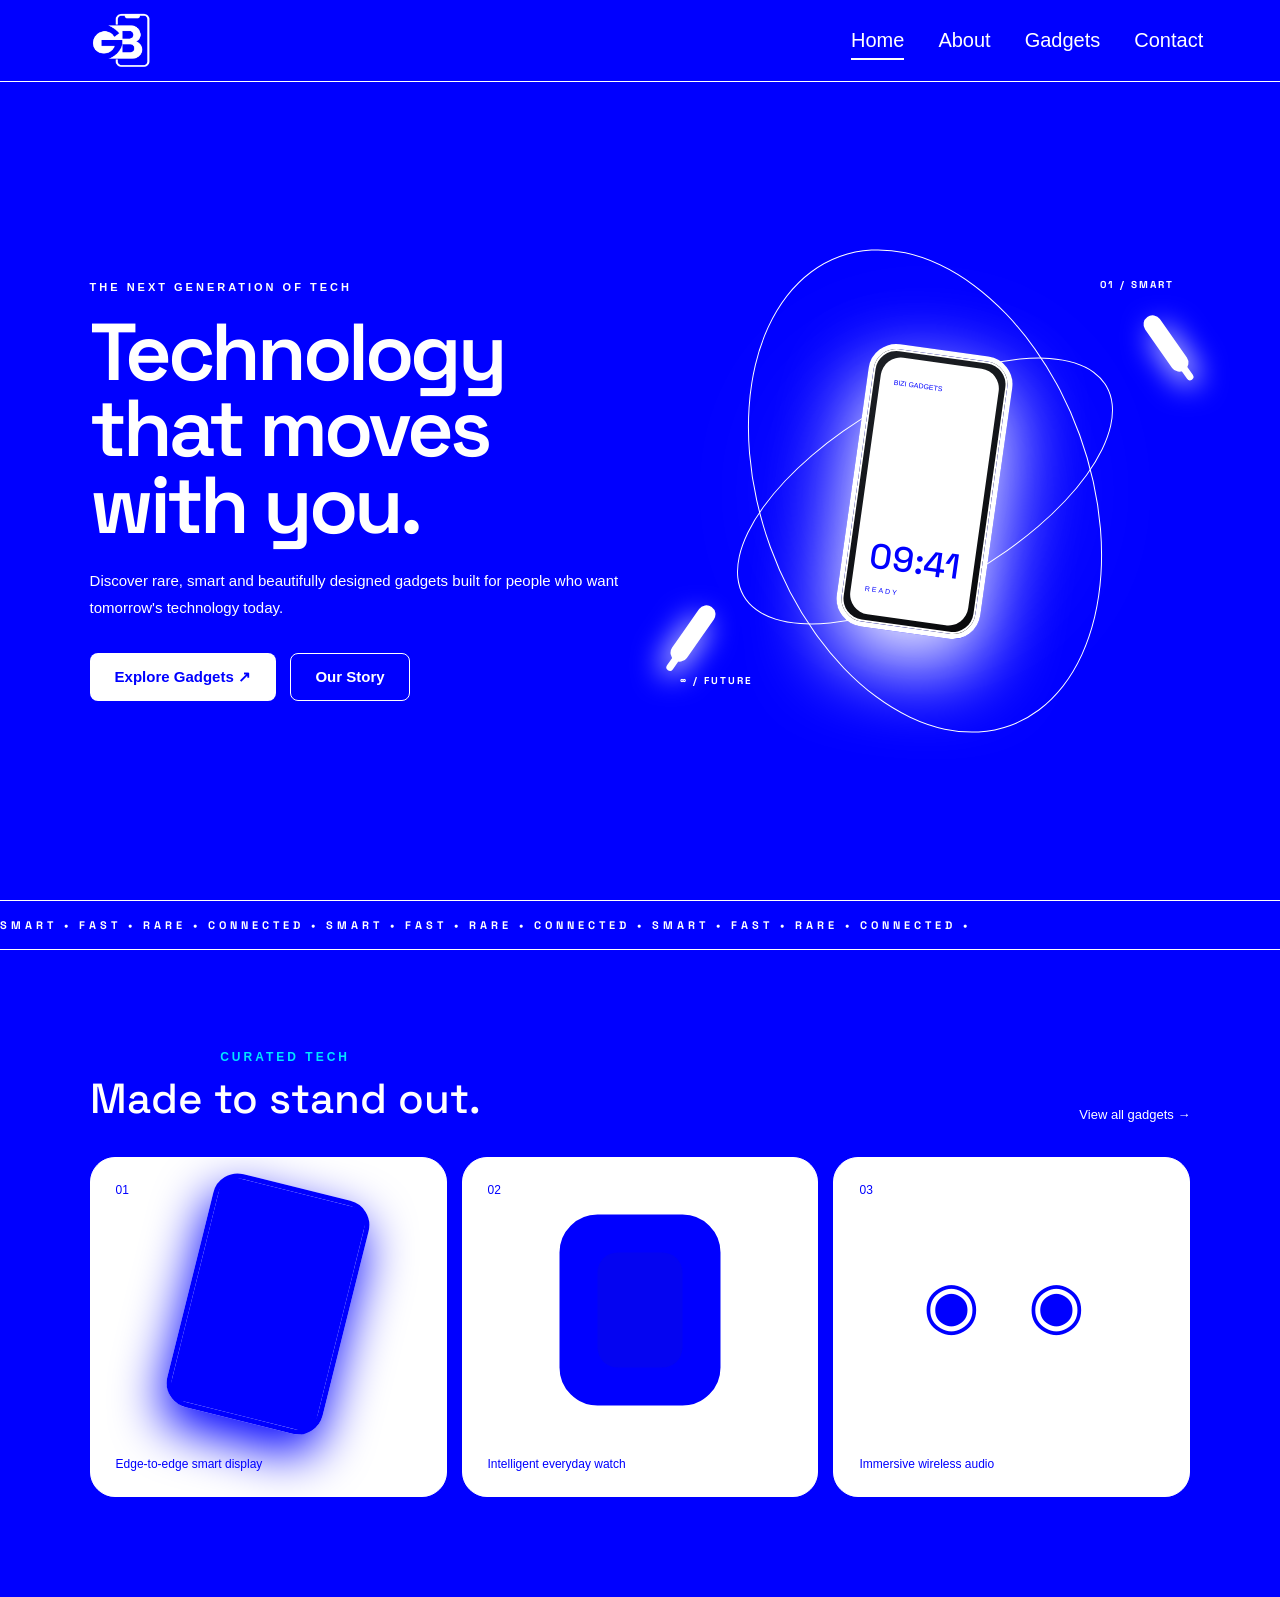
<file: index.html>
<!DOCTYPE html>
<html lang="en">
<head>
    <meta charset="UTF-8">
    <meta name="viewport" content="width=device-width, initial-scale=1.0">

    <title>BIZI | Future Gadgets</title>

    <link rel="stylesheet" href="css/global.css">
    <link rel="stylesheet" href="css/home.css">
</head>

<body>

    <!-- PAGE LOADER -->
    <div class="page-loader">
        <span></span>
    </div>

    <!-- NAVBAR -->
    <header class="navbar">

    <a href="index.html" class="logo">
        <img src="images/logo.png" alt="My Logo">
    </a>

    <button class="menu-btn" id="menuBtn" type="button">
        ☰
    </button>

    <nav class="nav-links" id="navLinks">
        <a href="index.html" class="active">Home</a>
        <a href="about.html">About</a>
        <a href="gadgets.html">Gadgets</a>
        <a href="contact.html">Contact</a>
    </nav>

</header>


    <!-- HERO -->
    <main>

        <section class="hero">

            <div class="hero-content">

                <p class="eyebrow">
                    THE NEXT GENERATION OF TECH
                </p>

                <h1>
                    Technology that
                    <span>moves with you.</span>
                </h1>

                <p class="hero-description">
                    Discover rare, smart and beautifully designed
                    gadgets built for people who want tomorrow's
                    technology today.
                </p>

                <div class="hero-buttons">

                    <a href="gadgets.html" class="btn primary">
                        Explore Gadgets ↗
                    </a>

                    <a href="about.html" class="btn secondary">
                        Our Story
                    </a>

                </div>

            </div>


            <!-- FLOATING GADGET -->
            <div class="hero-gadget">

                <div class="orbit orbit-one"></div>
                <div class="orbit orbit-two"></div>

                <div class="glow"></div>

                <div class="phone">

                    <div class="phone-screen">

                        <small>BIZI GADGETS</small>

                        <strong>09:41</strong>

                        <span>READY</span>

                    </div>

                </div>

                <div class="earbud earbud-left"></div>
                <div class="earbud earbud-right"></div>

                <div class="floating-label label-one">
                    01 / SMART
                </div>

                <div class="floating-label label-two">
                    ∞ / FUTURE
                </div>

            </div>

        </section>


        <!-- MOVING TEXT -->
        <section class="ticker">

            <div>
                SMART • FAST • RARE • CONNECTED •
                SMART • FAST • RARE • CONNECTED •
                SMART • FAST • RARE • CONNECTED •
            </div>

        </section>


        <!-- FEATURED -->
        <section class="featured">

            <div class="section-heading">

                <div>
                    <p class="eyebrow">
                        CURATED TECH
                    </p>

                    <h2>
                        Made to stand out.
                    </h2>
                </div>

                <a href="gadgets.html">
                    View all gadgets →
                </a>

            </div>


            <div class="feature-grid">

                <article class="feature-card phone-card">

                    <span>01</span>

                    <div>
                        <h3>Bizi X1</h3>
                        <p>Edge-to-edge smart display</p>
                    </div>

                </article>


                <article class="feature-card watch-card">

                    <span>02</span>

                    <div>
                        <h3>Pulse One</h3>
                        <p>Intelligent everyday watch</p>
                    </div>

                </article>


                <article class="feature-card buds-card">

                    <span>03</span>

                    <div>
                        <h3>Air Nova</h3>
                        <p>Immersive wireless audio</p>
                    </div>

                </article>

            </div>

        </section>

    </main>


    <script src="js/main.js"></script>

</body>
</html>
</file>
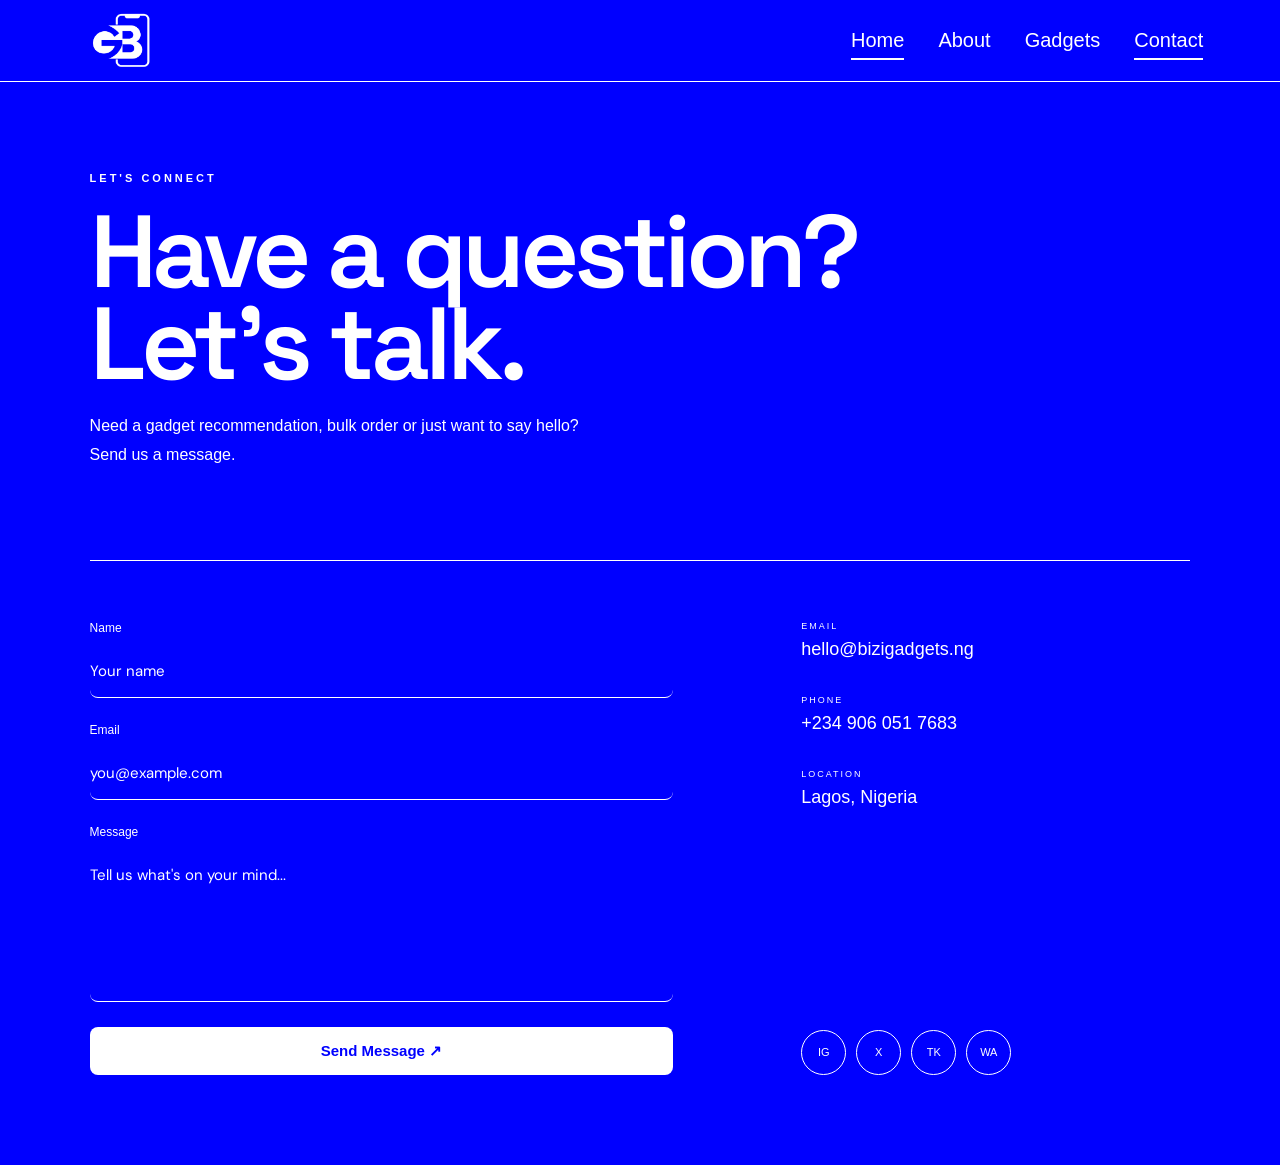
<file: contact.html>
<!DOCTYPE html>
<html lang="en">

<head>

    <meta charset="UTF-8">
    <meta name="viewport" content="width=device-width, initial-scale=1.0">

    <title>Contact | BIZI</title>

    <link rel="stylesheet" href="css/global.css">
    <link rel="stylesheet" href="css/contact.css">

</head>

<body>

    <div class="page-loader">
        <span></span>
    </div>


    <!-- NAVBAR -->

    <header class="navbar">

    <a href="index.html" class="logo">
        <img src="images/logo.png" alt="My Logo">
    </a>

    <button class="menu-btn" id="menuBtn" type="button">
        ☰
    </button>

    <nav class="nav-links" id="navLinks">
        <a href="index.html" class="active">Home</a>
        <a href="about.html">About</a>
        <a href="gadgets.html">Gadgets</a>
        <a href="contact.html">Contact</a>
    </nav>

</header>


    <main class="contact-page">

        <section class="contact-intro">

            <p class="eyebrow">
                LET'S CONNECT
            </p>

            <h1>
                Have a question?
                <br>
                <span>Let's talk.</span>
            </h1>

            <p>
                Need a gadget recommendation, bulk order
                or just want to say hello?
                Send us a message.
            </p>

        </section>


        <section class="contact-grid">


            <form id="whatsappForm">

    <label>
        Name
        <input
            type="text"
            id="waName"
            placeholder="Your name"
            required
        >
    </label>

    <label>
        Email
        <input
            type="email"
            id="waEmail"
            placeholder="you@example.com"
            required
        >
    </label>

    <label>
        Message
        <textarea
            id="waMessage"
            rows="6"
            placeholder="Tell us what's on your mind..."
            required
        ></textarea>
    </label>

    <button
        type="submit"
        class="btn primary"
    >
        Send Message ↗
    </button>

</form>


            <!-- CONTACT INFORMATION -->

            <div class="contact-info">

                <div>

                    <span>
                        EMAIL
                    </span>

                    <a href="mailto:hello@nova.ng">
                        hello@bizigadgets.ng
                    </a>

                </div>


                <div>

                    <span>
                        PHONE
                    </span>

                    <a href="tel:+2348000000000">
                        +234 906 051 7683
                    </a>

                </div>


                <div>

                    <span>
                        LOCATION
                    </span>

                    <p>
                        Lagos, Nigeria
                    </p>

                </div>


                <div class="socials">

                    <a href="https://www.instagram.com/bizibouywrld?stkn=MWxxeWU3cjI2bThmYw%3D%3D&utm_source=qr">IG</a>
                    <a href="https://x.com/bizibouy3g?s=11">X</a>
                    <a href="https://www.tiktok.com/@bizi.gadget?_r=1&_t=ZS-9ANvoZBuudp">TK</a>
                    <a href="https://wa.link/1o69u9">WA</a>

                </div>

            </div>

        </section>

    </main>


    <!-- <script src="js/main.js"></script> -->
     <script>

document.getElementById("whatsappForm").addEventListener("submit", function(event) {

    event.preventDefault();

    const name = document.getElementById("waName").value;
    const email = document.getElementById("waEmail").value;
    const message = document.getElementById("waMessage").value;

    const phone = "2349060517683";

    const text =
        "Hello BIZI " 
        "I would like to make an enquiry.%0A%0A" +
        "Name: " + encodeURIComponent(name) + "%0A" +
        "Email: " + encodeURIComponent(email) + "%0A%0A" +
        "Message:%0A" + encodeURIComponent(message);

    const whatsapp = "https://wa.me/" + phone + "?text=" + text;

    window.location.href = whatsapp;

});

</script>

 <script src="js/main.js"></script>

</body>
</html>

</body>
</html>
</file>
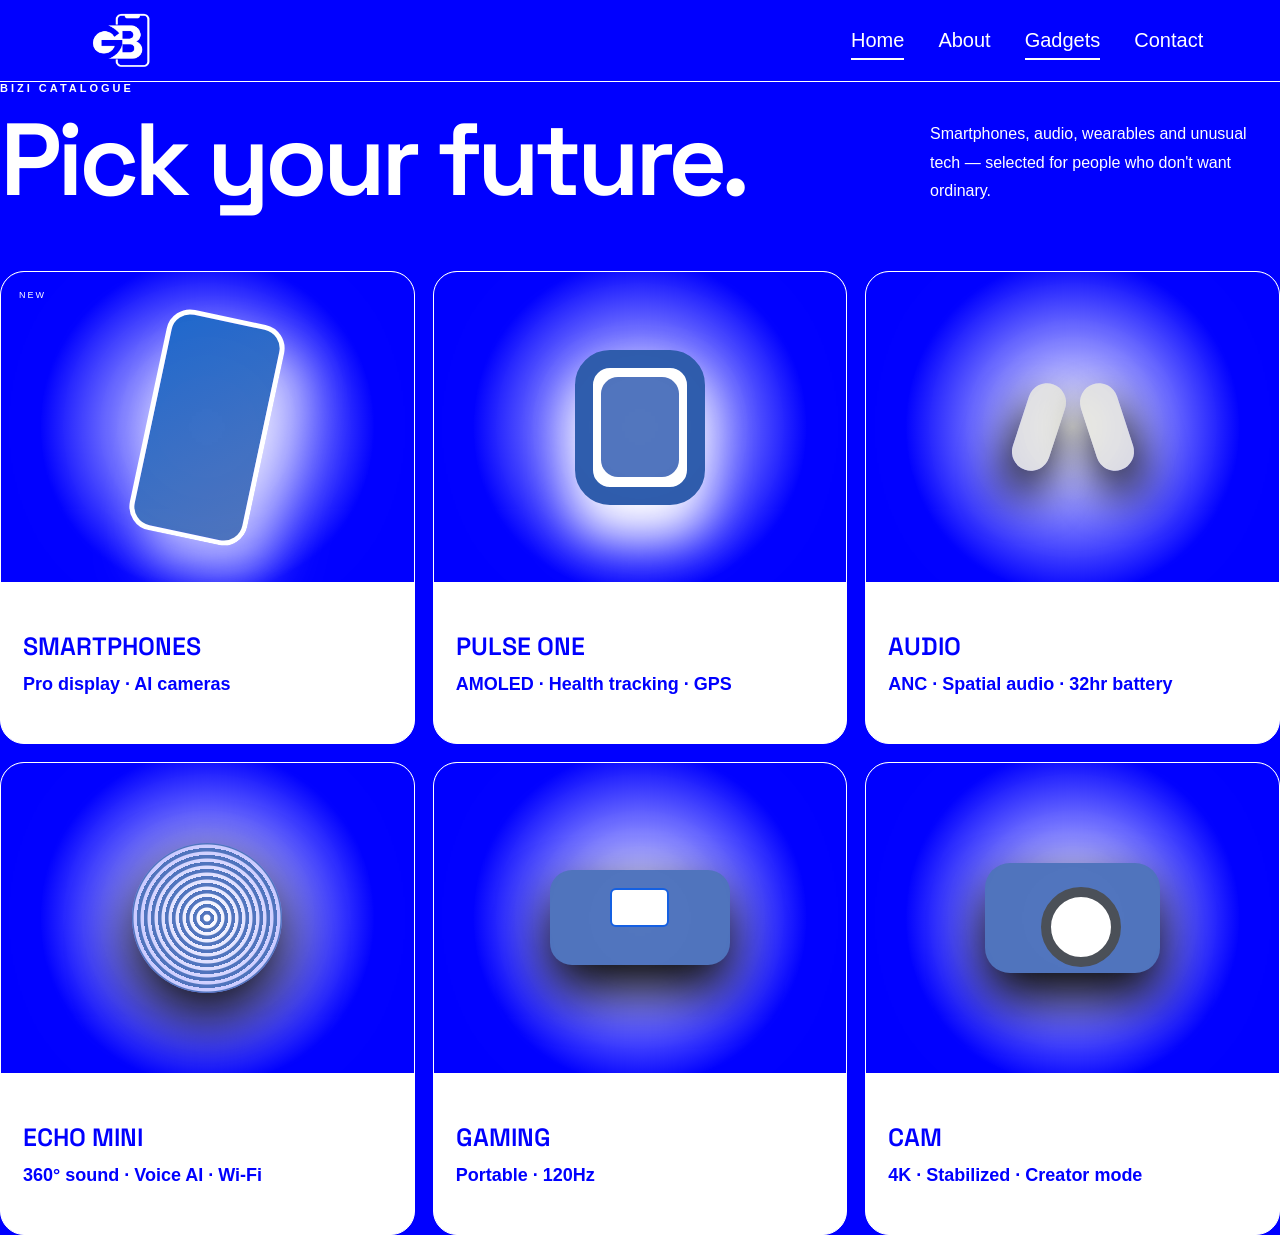
<file: gadgets.html>
<!DOCTYPE html>
<html lang="en">

<head>

    <meta charset="UTF-8">
    <meta name="viewport" content="width=device-width, initial-scale=1.0">

    <title>Gadgets | BIZI</title>

    <link rel="stylesheet" href="css/global.css">
    <link rel="stylesheet" href="css/gadgets.css">

</head>

<body>

    <div class="page-loader">
        <span></span>
    </div>


    <!-- NAVBAR -->

   <header class="navbar">

    <a href="index.html" class="logo">
        <img src="images/logo.png" alt="My Logo">
    </a>

    <button class="menu-btn" id="menuBtn" type="button">
        ☰
    </button>

    <nav class="nav-links" id="navLinks">
        <a href="index.html" class="active">Home</a>
        <a href="about.html">About</a>
        <a href="gadgets.html">Gadgets</a>
        <a href="contact.html">Contact</a>
    </nav>

</header>


    <main class="gadgets-page">

        <!-- HEADER -->

        <section class="catalog-header">

            <div>

                <p class="eyebrow">
                    BIZI CATALOGUE
                </p>

                <h1>
                    Pick your
                    <span>future.</span>
                </h1>

            </div>

            <p>
                Smartphones, audio, wearables and unusual
                tech — selected for people who don't want
                ordinary.
            </p>

        </section>


        <!-- PRODUCTS -->

        <section class="products">


            <!-- PRODUCT 1 -->

            <article class="product-card">

                <div class="product-image phone-product">

                    <span>NEW</span>

                    <div class="mini-phone"></div>

                </div>

                <div class="product-info">

                    <small>
                        SMARTPHONE
                    </small>

                    <h2>
                        SMARTPHONES
                    </h2>


                    <p>
                        Pro display · AI cameras
                    </p>

                    <!-- <strong>
                        ₦485,000
                    </strong> -->

                </div>

            </article>


            <!-- PRODUCT 2 -->

            <article class="product-card">

                <div class="product-image watch-product">

                    <div class="watch"></div>

                </div>

                <div class="product-info">

                    <small>
                        WEARABLE
                    </small>

                    <h2>
                        PULSE ONE
                    </h2>

                    <p>
                        AMOLED · Health tracking · GPS
                    </p>

                    <!-- <strong>
                        ₦175,000
                    </strong> -->

                </div>

            </article>


            <!-- PRODUCT 3 -->

            <article class="product-card">

                <div class="product-image buds-product">

                    <div class="buds">
                        <i></i>
                        <i></i>
                    </div>

                </div>

                <div class="product-info">

                    <small>
                        AUDIO
                    </small>

                    <h2>
                        AUDIO
                    </h2>

                    <p>
                        ANC · Spatial audio · 32hr battery
                    </p>

                    <!-- <strong>
                        ₦95,000
                    </strong> -->

                </div>

            </article>


            <!-- PRODUCT 4 -->

            <article class="product-card">

                <div class="product-image speaker-product">

                    <div class="speaker"></div>

                </div>

                <div class="product-info">

                    <small>
                        SMART HOME
                    </small>

                    <h2>
                        ECHO MINI
                    </h2>

                    <p>
                        360° sound · Voice AI · Wi-Fi
                    </p>

                    <!-- <strong>
                        ₦75,000
                    </strong> -->

                </div>

            </article>


            <!-- PRODUCT 5 -->

            <article class="product-card">

                <div class="product-image console-product">

                    <div class="console"></div>

                </div>

                <div class="product-info">

                    <small>
                        GAMING
                    </small>

                    <h2>
                        GAMING
                    </h2>

                    <p>
                        Portable · 120Hz 
                    </p>

                    <!-- <strong>
                        ₦320,000
                    </strong> -->

                </div>

            </article>


            <!-- PRODUCT 6 -->

            <article class="product-card">

                <div class="product-image camera-product">

                    <div class="camera"></div>

                </div>

                <div class="product-info">

                    <small>
                        CREATOR
                    </small>

                    <h2>
                        CAM
                    </h2>

                    <p>
                        4K · Stabilized · Creator mode
                    </p>

                    <!-- <strong>
                        ₦210,000
                    </strong> -->

                </div>

            </article>


        </section>

    </main>


    <script src="js/main.js"></script>

</body>
</html>
</file>
<file: css/global.css>
@import url('https://fonts.googleapis.com/css2?family=DM+Sans:wght@400;500;700&family=Space+Grotesk:wght@400;500;600;700&display=swap');

:root {
    --bg: blue;
    --panel: white;
    --text: white;
    --muted: #144ed5;
    --line: white;
    --accent: white;
}

* {
    margin: 0;
    padding: 0;
    box-sizing: border-box;
}

html {
    scroll-behavior: smooth;
}

body {
    background: var(--bg);
    color: var(--text);
    font-family: "DM Sans", sans-serif;
    overflow-x: hidden;
    transition: opacity 0.3s ease, transform 0.3s ease;
}

body.leaving {
    opacity: 0;
    transform: translateY(10px);
}

a {
    text-decoration: none;
    color: inherit;
}


/* =========================
   NAVBAR
========================= */

.navbar {
    height: 82px;
    padding: 0 6vw;

    display: flex;
    align-items: center;
    justify-content: space-between;

    border-bottom: 1px solid var(--line);

    position: sticky;
    z-index: 100;

    background: blue;

    backdrop-filter: blur(18px);
}

.logo {
    font-family: "Space Grotesk", sans-serif;
    font-size: 21px;
    font-weight: 700;
    letter-spacing: 2px;
    color: #0442fb;
}
.logo img{
    width: 100%;
    height: 60px;
    object-fit: contain;
    display: block;
    filter: brightness(0)invert(1);
}

.logo span {
    width: 31px;
    height: 31px;

    display: inline-grid;
    place-items: center;

    border: 1px solid #0400ee;
    border-radius: 50%;

    color: #0400ee;

    margin-right: 7px;
}

.navbar nav {
    display: flex;
    gap: 34px;
}

.navbar nav a {
    color: white;
    font-size: 20px;

    transition: 0.3s ease;
}

.navbar nav a:hover,
.navbar nav a.active {
    color: white;
}


/* MOBILE MENU */

.menu-btn {
    display: none;

    background: transparent;
    border: none;

    color: white;
    font-size: 25px;

    cursor: pointer;
}


/* =========================
   TEXT
========================= */

.eyebrow {
    color: white;

    font-size: 11px;

    font-weight: 700;

    letter-spacing: 3px;
}

h1,
h2,
h3 {
    font-family: "Space Grotesk", sans-serif;
}

em,
.hero h1 span,
.about-hero h1 span,
.about-text h2 span,
.catalog-header h1 span,
.contact-intro h1 span {
    font-style: normal;
    color: white;
}


/* =========================
   BUTTONS
========================= */

.btn {
    display: inline-flex;

    align-items: center;
    justify-content: center;

    padding: 15px 23px;

    border-radius: 50px;

    font-size: 13px;

    font-weight: 700;

    transition: 0.35s ease;

    border: 1px solid transparent;
}

.btn.primary {
    background: white;
    color:  blue;
}

.btn.primary:hover {
    transform: translateY(-4px);

    box-shadow:
        0 12px 35px white;
}

.btn.secondary {
    border-color: white;
}

.btn.secondary:hover {
    border-color: white;
    color: white;
}


/* =========================
   PAGE LOADER
========================= */

.page-loader {
    position: fixed;

    inset: 0;

    background: blue;

    z-index: 9999;

    display: grid;
    place-items: center;

    animation: loader 1.1s ease forwards;
}

.page-loader span {
    width: 38px;
    height: 38px;

    border: 2px solid blue;

    border-top-color: var(--accent);

    border-radius: 50%;

    animation: spin 0.7s linear infinite;
}

@keyframes spin {
    to {
        transform: rotate(360deg);
    }
}

@keyframes loader {

    0%,
    65% {
        opacity: 1;
        visibility: visible;
    }

    100% {
        opacity: 0;
        visibility: hidden;
        pointer-events: none;
    }
}


/* =========================
   MOBILE NAV
========================= */

@media (max-width: 900px) {

    .navbar {
        padding: 0 5vw;
    }

    .menu-btn {
        display: block;
    }

    .navbar nav {
        position: sticky;

        top: 82px;
        left: 0;
        right: 0;

        display: none;

        flex-direction: column;

        gap: 0;

        padding: 15px 5vw;

        background: rgba(3, 3, 252, 0.98);

        backdrop-filter: blur(20px);

        border-bottom: 1px solid var(--line);
    }

    .navbar nav.open {
        display: flex;
    }

    .navbar nav a {
        padding: 17px 0;

        border-bottom: 1px solid var(--line);
    }
}


/* =========================
   SMALL MOBILE
========================= */

@media (max-width: 560px) {

    .navbar {
        height: 72px;
    }

    .navbar nav {
        top: 72px;
    }

    .btn {
        padding: 14px 19px;
    }
}
/* =====================================================
   GADGETHUB — GLOBAL CSS
   Fully Responsive: Mobile • Tablet • Laptop • Desktop
   ===================================================== */


/* =========================
   RESET
========================= */

* {
    margin: 0;
    padding: 0;
    box-sizing: border-box;
}

html {
    scroll-behavior: smooth;
    font-size: 16px;
}

body {
    width: 100%;
    min-height: 100vh;

    font-family:
        Arial,
        Helvetica,
        sans-serif;

    background: blue;
    color: #ffffff;

    overflow-x: hidden;

    animation: pageEnter 0.6s ease both;
}


/* Prevent oversized elements */

img,
video,
iframe {
    max-width: 100%;
    height: auto;
    display: block;
}


/* Links */

a {
    color: inherit;
    text-decoration: none;
}


/* Buttons */

button,
input,
textarea,
select {
    font: inherit;
}


/* =========================
   PAGE TRANSITION
========================= */

@keyframes pageEnter {

    from {
        opacity: 0;
        transform: translateY(12px);
    }

    to {
        opacity: 1;
        transform: translateY(0);
    }

}


/* =========================
   CONTAINER
========================= */

.container {
    width: min(90%, 1200px);
    margin-inline: auto;
}


/* =========================
   NAVBAR
========================= */

.navbar {
    width: 100%;
    min-height: 80px;

    padding-inline: clamp(20px, 6vw, 90px);

    display: flex;
    align-items: center;
    justify-content: space-between;

    position: sticky;
    top: 0;
    z-index: 9999;

    background: blue;

    backdrop-filter: blur(18px);
    -webkit-backdrop-filter: blur(18px);

    border-bottom: 1px solid white;
}


/* LOGO */

.logo {
    flex-shrink: 0;

    font-size: clamp(21px, 2vw, 27px);

    font-weight: 800;

    letter-spacing: -1px;

    white-space: nowrap;
}

.logo span {
    color: #ffffff;
}


/* NAVIGATION */

nav {
    display: flex;
    align-items: center;
    justify-content: center;

    gap: clamp(18px, 3vw, 38px);
}

nav a {
    position: relative;

    color: #999;

    font-size: 15px;
    font-weight: 500;

    padding: 8px 0;

    transition:
        color 0.3s ease,
        transform 0.3s ease;
}

nav a::after {
    content: "";

    position: absolute;

    left: 0;
    bottom: 0;

    width: 0;
    height: 2px;

    background: #feffff;

    transition: width 0.3s ease;
}

nav a:hover,
nav a.active {
    color: #fcffff;
}

nav a:hover::after,
nav a.active::after {
    width: 100%;
}


/* MOBILE MENU BUTTON */

.menu-btn {
    display: block;

    width: 42px;
    height: 42px;

    border: 1px solid #292929;
    border-radius: 8px;

    background: blue;

    color: white;

    cursor: pointer;

    font-size: 23px;

    align-items: center;
    justify-content: center;
}


/* =========================
   MAIN
========================= */

main {
    width: 100%;
    min-height: 70vh;
}


/* =========================
   PAGE HEADER
========================= */

.page-header {
    width: min(90%, 850px);

    margin-inline: auto;

    text-align: center;

    padding:
        clamp(70px, 10vw, 120px)
        0
        clamp(50px, 7vw, 80px);
}

.page-header h1 {
    font-size: clamp(38px, 7vw, 75px);

    line-height: 1.05;

    letter-spacing: -2px;

    margin-bottom: 20px;
}

.page-header p {
    color: #999;

    font-size: clamp(14px, 2vw, 17px);

    line-height: 1.8;
}

.page-header p:first-child {
    color: #00e5ff;

    font-size: 12px;

    font-weight: 700;

    letter-spacing: 3px;

    margin-bottom: 18px;
}


/* =========================
   SECTION
========================= */

section {
    width: 100%;
}

.section-heading {
    text-align: center;

    margin-bottom: clamp(30px, 5vw, 50px);
}

.section-heading p {
    color: #00e5ff;

    font-size: 12px;

    font-weight: 700;

    letter-spacing: 3px;

    margin-bottom: 12px;
}

.section-heading h2 {
    font-size: clamp(30px, 5vw, 48px);

    line-height: 1.1;
}


/* =========================
   BUTTONS
========================= */

.btn {
    display: inline-flex;

    align-items: center;
    justify-content: center;

    min-height: 48px;

    padding: 13px 24px;

    border-radius: 8px;

    font-size: 15px;

    font-weight: 700;

    border: 1px solid transparent;

    cursor: pointer;

    transition:
        transform 0.3s ease,
        box-shadow 0.3s ease,
        background 0.3s ease;
}

.btn:hover {
    transform: translateY(-3px);
}

.primary-btn {
    background: #00e5ff;
    color: #000;
}

.primary-btn:hover {
    box-shadow:
        0 10px 30px rgba(0, 229, 255, 0.25);
}

.secondary-btn {
    background: transparent;

    border-color: #333;

    color: #fff;
}

.secondary-btn:hover {
    background: #151515;
}


/* =========================
   GRIDS
========================= */

.product-grid {
    width: 100%;

    display: grid;

    grid-template-columns:
        repeat(3, minmax(0, 1fr));

    gap: clamp(16px, 2.5vw, 28px);
}


.category-grid {
    width: 100%;

    display: grid;

    grid-template-columns:
        repeat(4, minmax(0, 1fr));

    gap: clamp(15px, 2vw, 25px);
}


/* =========================
   PRODUCT CARD
========================= */

.product-card {
    width: 100%;

    min-width: 0;

    background: #111;

    border: 1px solid #222;

    border-radius: 16px;

    overflow: hidden;

    transition:
        transform 0.35s ease,
        border-color 0.35s ease,
        box-shadow 0.35s ease;
}

.product-card:hover {
    transform: translateY(-7px);

    border-color: #00e5ff;

    box-shadow:
        0 15px 45px rgba(0, 229, 255, 0.08);
}


/* PRODUCT IMAGE */

.product-image {
    width: 100%;

    min-height: 220px;

    aspect-ratio: 1 / 0.8;

    display: flex;

    align-items: center;
    justify-content: center;

    background: #151515;

    font-size: clamp(55px, 8vw, 90px);

    overflow: hidden;
}

.product-image img {
    width: 100%;
    height: 100%;

    object-fit: cover;

    transition: transform 0.4s ease;
}

.product-card:hover .product-image img {
    transform: scale(1.05);
}


/* PRODUCT INFO */

.product-info {
    padding: clamp(18px, 3vw, 26px);
}

.product-info h3 {
    font-size: clamp(17px, 2vw, 21px);

    margin-bottom: 8px;
}

.product-info p {
    color: #888;

    font-size: 14px;

    line-height: 1.6;

    margin-bottom: 15px;
}

.product-info strong {
    color: #00e5ff;

    font-size: 17px;
}


/* =========================
   CATEGORY CARD
========================= */

.category-card {
    width: 100%;

    padding: clamp(20px, 3vw, 30px);

    background: #111;

    border: 1px solid #222;

    border-radius: 15px;

    transition:
        transform 0.3s ease,
        border-color 0.3s ease;
}

.category-card:hover {
    transform: translateY(-6px);

    border-color: #00e5ff;
}

.category-icon {
    font-size: clamp(35px, 5vw, 48px);

    margin-bottom: 20px;
}

.category-card h3 {
    margin-bottom: 8px;

    font-size: 18px;
}

.category-card p {
    color: #777;

    font-size: 14px;

    line-height: 1.6;
}


/* =========================
   FORMS
========================= */

input,
textarea,
select {
    width: 100%;

    min-width: 0;

    padding: 14px 16px;

    background: #090909;

    border: 1px solid #292929;

    border-radius: 8px;

    color: white;

    outline: none;

    transition:
        border-color 0.3s ease,
        box-shadow 0.3s ease;
}

input:focus,
textarea:focus,
select:focus {
    border-color: #00e5ff;

    box-shadow:
        0 0 0 3px rgba(0, 229, 255, 0.08);
}

textarea {
    resize: vertical;

    min-height: 140px;
}


/* =========================
   FOOTER
========================= */

footer {
    width: 100%;

    margin-top: 70px;

    padding:
        30px
        20px;

    text-align: center;

    color: #666;

    font-size: 14px;

    border-top: 1px solid #202020;
}


/* =====================================================
   TABLET
   768px — 1024px
===================================================== */

@media (max-width: 1024px) {

    .navbar {
        padding-inline: 5%;
    }

    .product-grid {
        grid-template-columns:
            repeat(2, minmax(0, 1fr));
    }

    .category-grid {
        grid-template-columns:
            repeat(2, minmax(0, 1fr));
    }

}


/* =========================================
   MOBILE NAVIGATION
   ========================================= */

.menu-btn {
    display: none;
    width: 42px;
    height: 42px;

    border: 1px solid white;
    border-radius: 8px;

    background: transparent;
    color: white;

    cursor: pointer;

    font-size: 23px;

    align-items: center;
    justify-content: center;
}


/* TABLET + MOBILE */

@media (max-width: 900px) {

    .navbar {
        position: sticky;
        top: 0;
        min-height: 70px;
        padding-inline: 5%;
    }

    .menu-btn {
        display: flex;
        position: relative;
        z-index: 10001;
    }

    .navbar nav {
        position: absolute;

        top: 70px;
        left: 0;

        width: 100%;

        display: none;

        flex-direction: column;
        align-items: stretch;

        gap: 0;

        padding: 0;

        background: blue;

        border-bottom: 1px solid white;

        z-index: 10000;
    }

    /* THIS IS THE IMPORTANT PART */
    .navbar nav.active {
        display: flex;
        animation: menuOpen 0.3s ease;
    }

    .navbar nav a {
        width: 100%;
        padding: 17px 5%;

        border-bottom: 1px solid white;

        color: white;
    }

    .navbar nav a::after {
        display: none;
    }
}


/* MENU ANIMATION */

@keyframes menuOpen {

    from {
        opacity: 0;
        transform: translateY(-10px);
    }

    to {
        opacity: 1;
        transform: translateY(0);
    }

}


/* SMALL PHONES */

@media (max-width: 560px) {

    .navbar {
        min-height: 72px;
    }

    .navbar nav {
        top: 72px;
    }

}


/* =====================================================
   SMALL MOBILE
   480px
===================================================== */

@media (max-width: 480px) {

    html {
        font-size: 15px;
    }


    .navbar {
        padding-inline: 18px;
    }


    .logo {
        font-size: 21px;
    }


    .page-header h1 {
        font-size: 38px;

        letter-spacing: -1.5px;
    }


    .section-heading h2 {
        font-size: 30px;
    }


    .btn {
        width: 100%;

        min-height: 50px;
    }


    .hero-buttons {
        width: 100%;
    }


    .hero-buttons .btn {
        width: 100%;
    }


    .product-info {
        padding: 20px;
    }


    .category-card {
        padding: 22px;
    }


    footer {
        margin-top: 50px;
    }

}


/* =====================================================
   VERY SMALL PHONES
   360px
===================================================== */

@media (max-width: 360px) {

    .navbar {
        padding-inline: 14px;
    }


    .logo {
        font-size: 19px;
    }


    .menu-btn {
        width: 38px;
        height: 38px;

        font-size: 20px;
    }


    .page-header h1 {
        font-size: 34px;
    }


    .product-image {
        min-height: 200px;
    }

}


/* =====================================================
   LARGE DESKTOP
   1400px+
===================================================== */

@media (min-width: 1400px) {

    .navbar {
        padding-inline: 8%;
    }


    .product-grid {
        gap: 30px;
    }

}


/* =====================================================
   ACCESSIBILITY
===================================================== */

button:focus-visible,
a:focus-visible,
input:focus-visible,
textarea:focus-visible,
select:focus-visible {
    outline: 2px solid #00e5ff;

    outline-offset: 3px;
}


/* =====================================================
   REDUCE ANIMATION FOR USERS WHO PREFER IT
===================================================== */

@media (prefers-reduced-motion: reduce) {

    *,
    *::before,
    *::after {
        animation-duration: 0.01ms !important;

        animation-iteration-count: 1 !important;

        scroll-behavior: auto !important;

        transition-duration: 0.01ms !important;
    }

}
</file>
<file: css/home.css>
body::before {
    content: "";

    position: fixed;

    width: 500px;
    height: 500px;

    border-radius: 50%;

    background: blue;

    filter: blur(180px);

    opacity: 0.035;

    top: 10%;
    right: -180px;

    pointer-events: none;
}


/* =========================
   HERO
========================= */

.hero {
    min-height: calc(100vh - 82px);

    padding: 5vh 7vw;

    display: grid;

    grid-template-columns: 1fr 1fr;

    align-items: center;

    gap: 3vw;
}


/* TEXT */

.hero h1 {
    font-size: clamp(48px, 6.3vw, 92px);

    line-height: 0.95;

    letter-spacing: -4px;

    font-weight: 600;

    margin: 22px 0;
}

.hero-description {
    max-width: 530px;

    color: white;

    line-height: 1.8;

    font-size: 15px;
}

.hero-buttons {
    margin-top: 32px;
}

.hero-buttons .secondary {
    margin-left: 10px;
}


/* =========================
   FLOATING GADGET
========================= */

.hero-gadget {
    height: 560px;

    position: relative;

    display: grid;

    place-items: center;
}


/* ORBITS */

.orbit {
    position: absolute;

    border: 1px solid white;

    border-radius: 50%;
}

.orbit-one {
    width: 420px;
    height: 190px;

    transform: rotate(-30deg);

    animation: orbit 8s linear infinite;
}

.orbit-two {
    width: 330px;
    height: 500px;

    transform: rotate(-20deg);

    animation: orbit 12s linear infinite reverse;
}


/* GLOW */

.glow {
    position: absolute;

    width: 230px;
    height: 230px;

    border-radius: 50%;

    background: white;

    filter: blur(70px);

    opacity: 0.12;
}


/* PHONE */

.phone {
    width: 145px;
    height: 285px;

    border: 5px solid white;

    border-radius: 28px;

    background:
        linear-gradient(
            135deg,
            #1d2026,
            #08090b
        );

    box-shadow:
        inset 0 0 0 2px white,
        0 30px 80px white;

    transform: rotate(8deg);

    z-index: 2;

    animation: floatingPhone 4s ease-in-out infinite;
}


/* PHONE SCREEN */

.phone-screen {
    margin: 8px;

    height: 259px;

    border-radius: 20px;

    background:
        radial-gradient(
            circle at 50% 30%,
            white,
            white 55%
        );

    padding: 22px 14px;

    display: flex;

    flex-direction: column;

    gap: 8px;
}

.phone-screen small {
    color: blue;

    font-size: 7px;
}

.phone-screen strong {
    font-family: "Space Grotesk";

    font-size: 35px;

    font-weight: 500;

    margin-top: auto;
    color: blue;
}

.phone-screen span {
    color: blue;

    font-size: 7px;

    letter-spacing: 2px;
}


/* EARBUDS */

.earbud {
    position: absolute;

    width: 18px;
    height: 65px;

    background: white;

    border-radius: 15px;

    z-index: 3;

    box-shadow: 0 15px 30px white;
}

.earbud::after {
    content: "";

    position: absolute;

    bottom: -12px;
    left: 6px;

    width: 7px;
    height: 22px;

    background: white;

    border-radius: 0 0 6px 6px;
}

.earbud-left {
    left: 25px;
    bottom: 105px;

    transform: rotate(35deg);
}

.earbud-right {
    right: 15px;
    top: 100px;

    transform: rotate(-35deg);
}


/* LABELS */

.floating-label {
    position: absolute;

    font-family: "Space Grotesk";

    font-size: 10px;

    font-weight: 700;

    letter-spacing: 2px;

    color: white;
}

.label-one {
    top: 12%;
    right: 3%;
}

.label-two {
    bottom: 15%;
    left: 4%;
}


/* =========================
   ANIMATIONS
========================= */

@keyframes floatingPhone {

    0%,
    100% {
        transform: translateY(0) rotate(8deg);
    }

    50% {
        transform: translateY(-18px) rotate(5deg);
    }
}

@keyframes orbit {

    from {
        transform: rotate(0deg);
    }

    to {
        transform: rotate(360deg);
    }
}


/* =========================
   TICKER
========================= */

.ticker {
    overflow: hidden;

    white-space: nowrap;

    border-top: 1px solid var(--line);
    border-bottom: 1px solid var(--line);

    padding: 17px 0;

    color: white;

    font-family: "Space Grotesk";

    font-size: 11px;

    font-weight: 700;

    letter-spacing: 4px;
}

.ticker div {
    animation: marquee 18s linear infinite;
}

@keyframes marquee {

    from {
        transform: translateX(0);
    }

    to {
        transform: translateX(-40%);
    }
}


/* =========================
   FEATURED
========================= */

.featured {
    padding: 100px 7vw;
}

.section-heading {
    display: flex;

    justify-content: space-between;

    align-items: end;

    margin-bottom: 35px;
}

.section-heading h2 {
    font-size: 42px;

    font-weight: 500;

    margin-top: 12px;
}

.section-heading > a {
    color: white;

    font-size: 13px;
}


/* GRID */

.feature-grid {
    display: grid;

    grid-template-columns:
        repeat(3, 1fr);

    gap: 15px;
}


/* CARDS */

.feature-card {
    min-height: 340px;

    background: var(--panel);

    border: 1px solid var(--line);

    border-radius: 25px;

    padding: 25px;

    display: flex;

    flex-direction: column;

    justify-content: space-between;

    overflow: hidden;

    position: relative;

    transition: 0.4s ease;
}

.feature-card:hover {
    transform: translateY(-8px);

    border-color:
        blue;
}

.feature-card > span {
    color: blue;

    font-size: 12px;
}

.feature-card h3 {
    font-size: 25px;

    font-weight: 500;
}

.feature-card p {
    color: blue;

    font-size: 12px;

    margin-top: 5px;
}


/* PHONE CARD */

.phone-card::before {
    content: "";

    position: absolute;

    width: 150px;
    height: 230px;

    border: 5px solid blue;

    border-radius: 25px;

    left: 50%;
    top: 43%;

    transform:
        translate(-50%, -50%)
        rotate(14deg);

    background:
        linear-gradient(
            145deg,
            blue,
            blue
        );

    box-shadow: 0 20px 50px blue;
}


/* WATCH */

.watch-card::before {
    content: "";

    position: absolute;

    width: 125px;
    height: 155px;

    border: 18px solid blue;

    border-radius: 38px;

    left: 50%;
    top: 45%;

    transform:
        translate(-50%, -50%);

    background: blue;
}

.watch-card::after {
    content: "";

    position: absolute;

    width: 85px;
    height: 115px;

    background: rgb(38, 38, 138);

    opacity: 0.12;

    border-radius: 20px;

    left: 50%;
    top: 45%;

    transform:
        translate(-50%, -50%);
}


/* BUDS */

.buds-card::before {
    content: "◉   ◉";

    position: absolute;

    font-size: 65px;

    letter-spacing: 15px;

    left: 50%;
    top: 43%;

    transform:
        translate(-50%, -50%);

    color: blue;

    white-space: nowrap;
}


/* =========================
   TABLET
========================= */

@media (max-width: 900px) {

    .hero {
        grid-template-columns: 1fr;

        padding: 70px 6vw 50px;

        min-height: auto;
    }

    .hero-gadget {
        height: 450px;

        margin-top: 20px;
    }

    .orbit-one {
        width: 330px;
    }

    .orbit-two {
        width: 270px;
        height: 390px;
    }

    .featured {
        padding: 70px 6vw;
    }

    .feature-grid {
        grid-template-columns: 1fr;
    }

    .feature-card {
        min-height: 280px;
    }
}


/* =========================
   MOBILE
========================= */

@media (max-width: 560px) {

    .hero h1 {
        font-size: 48px;

        letter-spacing: -3px;
    }

    .hero-description {
        font-size: 14px;
    }

    .hero-buttons {
        display: flex;

        flex-wrap: wrap;

        gap: 10px;
    }

    .hero-buttons .secondary {
        margin-left: 0;
    }

    .hero-gadget {
        height: 390px;
    }

    .phone {
        transform: scale(0.8);
    }

    .label-one {
        right: 0;
    }

    .label-two {
        left: 0;
    }

    .section-heading {
        display: block;
    }

    .section-heading > a {
        display: block;

        margin-top: 18px;
    }

    .section-heading h2 {
        font-size: 35px;
    }
}
</file>
<file: css/contact.css>
.contact-page {
    padding: 90px 7vw;
}


/* =========================
   INTRO
========================= */

.contact-intro h1 {
    font-size: clamp(55px, 8vw, 105px);

    line-height: 0.9;

    letter-spacing: -5px;

    font-weight: 600;

    margin: 22px 0;
}

.contact-intro > p:last-child {
    color: white;

    max-width: 520px;

    line-height: 1.8;
}


/* =========================
   CONTACT GRID
========================= */

.contact-grid {
    margin-top: 90px;

    display: grid;

    grid-template-columns: 1.2fr 0.8fr;

    gap: 10vw;

    border-top: 1px solid white;

    padding-top: 60px;
}


/* =========================
   FORM
========================= */

.contact-grid form {
    display: flex;

    flex-direction: column;

    gap: 25px;
}

.contact-grid label {
    color: white;

    font-size: 12px;
}

.contact-grid input,
.contact-grid textarea {
    display: block;

    width: 100%;

    margin-top: 10px;

    padding: 16px 0;

    background: transparent;

    border: none;

    border-bottom: 1px solid white;

    outline: none;

    color: white;

    font-family: "DM Sans";

    font-size: 15px;

    resize: none;
}

.contact-grid input:focus,
.contact-grid textarea:focus {
    border-color: white;
}

.contact-grid input::placeholder,
.contact-grid textarea::placeholder {
    color: white;
}


/* =========================
   CONTACT INFO
========================= */

.contact-info {
    display: flex;

    flex-direction: column;

    gap: 35px;
}

.contact-info span {
    display: block;

    color: white;

    font-size: 9px;

    letter-spacing: 2px;

    margin-bottom: 8px;
}

.contact-info a,
.contact-info p {
    font-size: 18px;
}

.contact-info a {
    transition: 0.3s;
}

.contact-info a:hover {
    color: var(--accent);
}


/* SOCIALS */

.socials {
    display: flex;

    gap: 10px;

    margin-top: auto;
}

.socials a {
    width: 45px;
    height: 45px;

    display: grid;

    place-items: center;

    border: 1px solid var(--line);

    border-radius: 50%;

    font-size: 11px;

    transition: 0.3s;
}

.socials a:hover {
    background: var(--accent);

    color: #000;

    transform: translateY(-4px);
}


/* =========================
   TABLET
========================= */

@media (max-width: 900px) {

    .contact-page {
        padding: 70px 6vw;
    }

    .contact-grid {
        grid-template-columns: 1fr;

        gap: 70px;
    }
}


/* =========================
   MOBILE
========================= */

@media (max-width: 560px) {

    .contact-page {
        padding-top: 55px;
    }

    .contact-intro h1 {
        font-size: 48px;

        letter-spacing: -3px;
    }

    .contact-grid {
        margin-top: 65px;
    }
}
</file>
<file: css/gadgets.css>
.gadget-page {
    padding: 80px 7vw;
}


/* =========================
   CATALOG HEADER
========================= */

.catalog-header {
    display: flex;

    justify-content: space-between;

    align-items: end;

    margin-bottom: 65px;
}

.catalog-header h1 {
    font-size: clamp(55px, 8vw, 105px);

    line-height: 0.9;

    letter-spacing: -5px;

    font-weight: 600;

    margin-top: 20px;
}

.catalog-header > p {
    max-width: 350px;

    color: white;

    line-height: 1.8;
}


/* =========================
   PRODUCT GRID
========================= */

.products {
    display: grid;

    grid-template-columns:
        repeat(3, 1fr);

    gap: 18px;
}


/* CARD */

.product-card {
    background: var(--panel);

    border: 1px solid var(--line);

    border-radius: 24px;

    overflow: hidden;

    transition: 0.4s ease;
}

.product-card:hover {
    transform: translateY(-8px);

    border-color:
        white;
}


/* =========================
   PRODUCT VISUAL
========================= */

.product-image {
    height: 310px;

    display: grid;

    place-items: center;

    position: relative;

    overflow: hidden;

    background:
        radial-gradient(
            circle,
            white,
            blue 65%
        );
}

.product-image::after {
    content: "";

    position: absolute;

    width: 180px;
    height: 180px;

    background: var(--accent);

    filter: blur(80px);

    opacity: 0.06;
}

.product-image > span {
    position: absolute;

    top: 18px;
    left: 18px;

    z-index: 2;

    color: var(--accent);

    font-size: 9px;

    letter-spacing: 2px;
}


/* PHONE */

.mini-phone {
    width: 120px;
    height: 225px;

    border: 5px solid white;

    border-radius: 24px;

    background:
        linear-gradient(
            140deg,
            #1b65cc,
            #4c71bc
        );

    transform: rotate(12deg);

    box-shadow: 25px 30px 50px rgba(255, 255, 255, 0.564);
}


/* WATCH */

.watch {
    width: 130px;
    height: 155px;

    border-radius: 35px;

    background: white;

    border: 18px solid #2a59ab;

    box-shadow: 0 30px 50px white;
}

.watch::after {
    content: "";

    display: block;

    width: 78px;
    height: 100px;

    margin: 9px auto;

    background: #4c71bc;

    border-radius: 17px;
}


/* BUDS */

.buds {
    display: flex;

    gap: 30px;
}

.buds i {
    display: block;

    width: 38px;
    height: 90px;

    border-radius: 25px;

    background: #e9eadfd2;

    box-shadow: 0 25px 45px #000;
}

.buds i:first-child {
    transform: rotate(18deg);
}

.buds i:last-child {
    transform: rotate(-18deg);
}


/* SPEAKER */

.speaker {
    width: 150px;
    height: 150px;

    border-radius: 50%;

    background:
        repeating-radial-gradient(
            circle,
            rgba(255, 255, 255, 0.523) 0 3px,
            #4c71bc 4px 7px
        );

    box-shadow: 0 25px 60px #000;
}


/* CONSOLE */

.console {
    width: 180px;
    height: 95px;

    border-radius: 22px;

    background: #4c71bc;

    box-shadow: 0 25px 50px #000;
}

.console::after {
    content: "";

    display: block;

    width: 55px;
    height: 35px;

    border-radius: 6px;

    background: white;

    margin: 18px auto;

    border: 2px solid #0d5be2;
}


/* CAMERA */

.camera {
    width: 175px;
    height: 110px;

    border-radius: 25px;

    background: #4c71bc;

    position: relative;

    box-shadow: 0 25px 50px #000;
}

.camera::after {
    content: "";

    position: absolute;

    width: 60px;
    height: 60px;

    border-radius: 50%;

    background: white;

    border: 10px solid #464b53;

    left: 56px;
    top: 24px;
}


/* =========================
   PRODUCT INFO
========================= */

.product-info {
    padding: 22px;
}

.product-info small {
    color: white;

    font-size: 9px;

    letter-spacing: 2px;
}

.product-info h2 {
    font-size: 25px;

    font-weight: 600;

    margin: 8px 0;
    color: blue;
}

.product-info p {
    color: blue;

    font-size: 18px;
    font-weight: bolder;

    margin-bottom: 22px;
}

.product-info strong {
    font-size: 15px;
    color: blue;
}


/* =========================
   TABLET
========================= */

@media (max-width: 900px) {

    .gadget-page {
        padding: 70px 6vw;
    }

    .catalog-header {
        display: block;
    }

    .catalog-header > p {
        margin-top: 30px;
    }

    .products {
        grid-template-columns: repeat(2, 1fr);
    }
}


/* =========================
   MOBILE
========================= */

@media (max-width: 560px) {

    .catalog-header h1 {
        font-size: 48px;

        letter-spacing: -3px;
    }

    .products {
        grid-template-columns: 1fr;
    }

    .product-image {
        height: 270px;
    }
}
</file>
